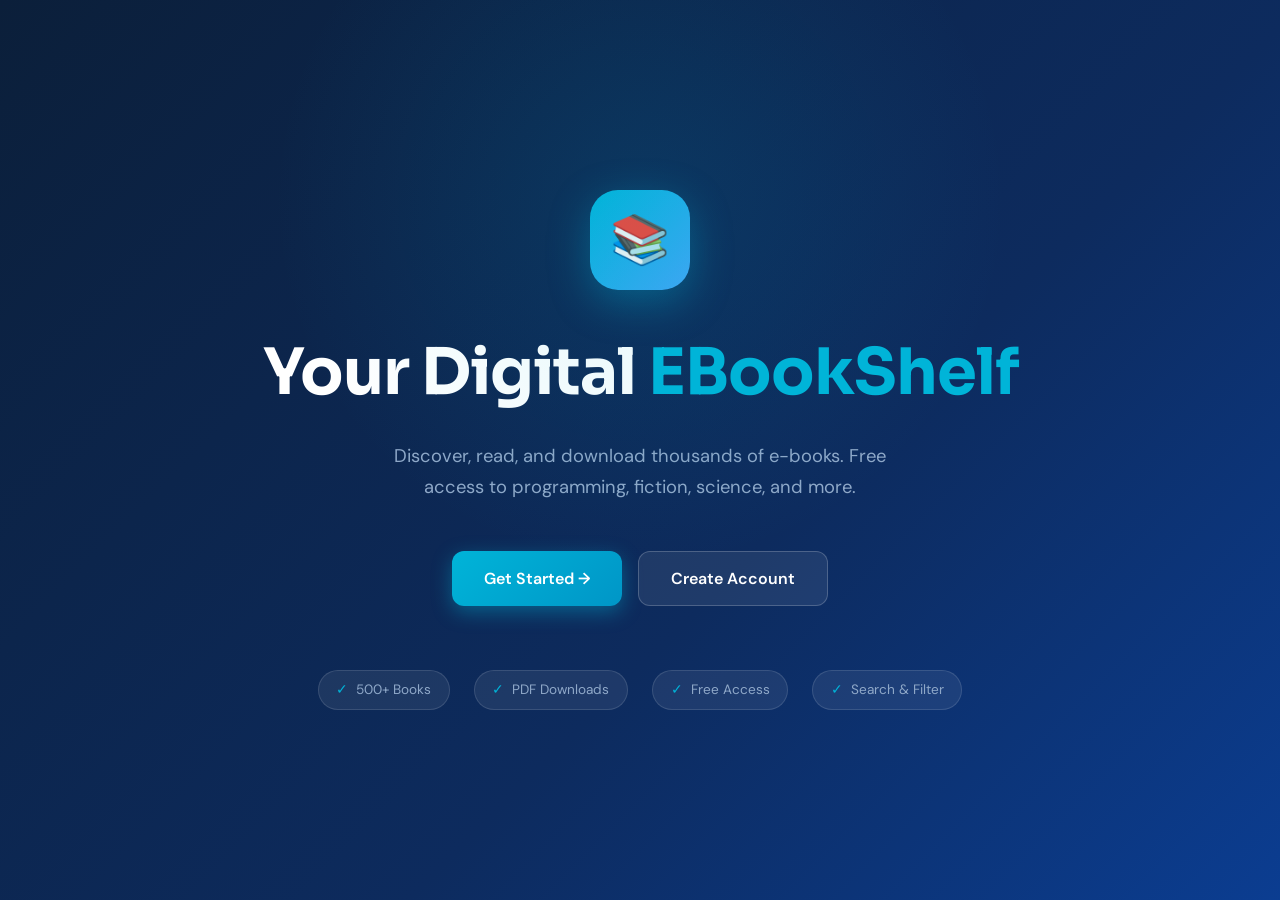
<file: ebook-management-system/frontend/index.html>
<!DOCTYPE html>
<html lang="en">
<head>
  <meta charset="UTF-8" />
  <meta name="viewport" content="width=device-width, initial-scale=1.0" />
  <title>EBookShelf — Digital Library</title>
  <link rel="stylesheet" href="css/style.css" />
  <style>
    /* Landing page specific styles */
    body { background: linear-gradient(135deg, var(--navy) 0%, #0D2B5E 60%, #0B3D91 100%); }

    .hero {
      min-height: 100vh;
      display: flex;
      flex-direction: column;
      align-items: center;
      justify-content: center;
      text-align: center;
      padding: 2rem;
      position: relative;
      overflow: hidden;
    }

    .hero::before {
      content: '';
      position: absolute;
      top: -200px; left: 50%; transform: translateX(-50%);
      width: 800px; height: 800px;
      background: radial-gradient(circle, rgba(0,180,216,0.12) 0%, transparent 65%);
      pointer-events: none;
    }

    .hero-logo {
      width: 100px; height: 100px;
      background: linear-gradient(135deg, var(--accent), var(--blue-light));
      border-radius: 28px;
      display: flex; align-items: center; justify-content: center;
      font-size: 3rem;
      margin-bottom: 2rem;
      box-shadow: 0 12px 40px rgba(0,180,216,0.35);
      animation: float 3s ease-in-out infinite;
    }

    @keyframes float {
      0%, 100% { transform: translateY(0); }
      50%       { transform: translateY(-10px); }
    }

    .hero h1 {
      font-size: clamp(2.5rem, 6vw, 4rem);
      color: var(--white);
      margin-bottom: 1rem;
      letter-spacing: -1px;
    }

    .hero h1 span { color: var(--accent); }

    .hero p {
      color: var(--gray-400);
      font-size: 1.15rem;
      max-width: 500px;
      margin-bottom: 3rem;
      line-height: 1.7;
    }

    .hero-btns {
      display: flex;
      gap: 1rem;
      flex-wrap: wrap;
      justify-content: center;
    }

    .hero-btns .btn {
      padding: 0.85rem 2rem;
      font-size: 1rem;
    }

    .btn-accent {
      background: linear-gradient(135deg, var(--accent), #0096C7);
      color: var(--white);
      box-shadow: 0 6px 20px rgba(0,180,216,0.4);
    }

    .btn-accent:hover {
      transform: translateY(-2px);
      box-shadow: 0 10px 28px rgba(0,180,216,0.5);
    }

    .btn-ghost {
      background: rgba(255,255,255,0.08);
      color: var(--white);
      border: 1.5px solid rgba(255,255,255,0.2);
    }

    .btn-ghost:hover { background: rgba(255,255,255,0.15); }

    .features {
      display: flex;
      gap: 1.5rem;
      margin-top: 4rem;
      flex-wrap: wrap;
      justify-content: center;
    }

    .feature-chip {
      display: flex;
      align-items: center;
      gap: 8px;
      background: rgba(255,255,255,0.07);
      border: 1px solid rgba(255,255,255,0.12);
      border-radius: 999px;
      padding: 0.5rem 1.1rem;
      color: var(--gray-400);
      font-size: 0.85rem;
    }

    .feature-chip span { color: var(--accent); }
  </style>
</head>
<body>
  <div class="hero">
    <div class="hero-logo">📚</div>
    <h1>Your Digital <span>EBookShelf</span></h1>
    <p>Discover, read, and download thousands of e-books. Free access to programming, fiction, science, and more.</p>

    <div class="hero-btns">
      <a href="login.html"    class="btn btn-accent">Get Started →</a>
      <a href="register.html" class="btn btn-ghost">Create Account</a>
    </div>

    <div class="features">
      <div class="feature-chip"><span>✓</span> 500+ Books</div>
      <div class="feature-chip"><span>✓</span> PDF Downloads</div>
      <div class="feature-chip"><span>✓</span> Free Access</div>
      <div class="feature-chip"><span>✓</span> Search & Filter</div>
    </div>
  </div>
</body>
</html>
</file>
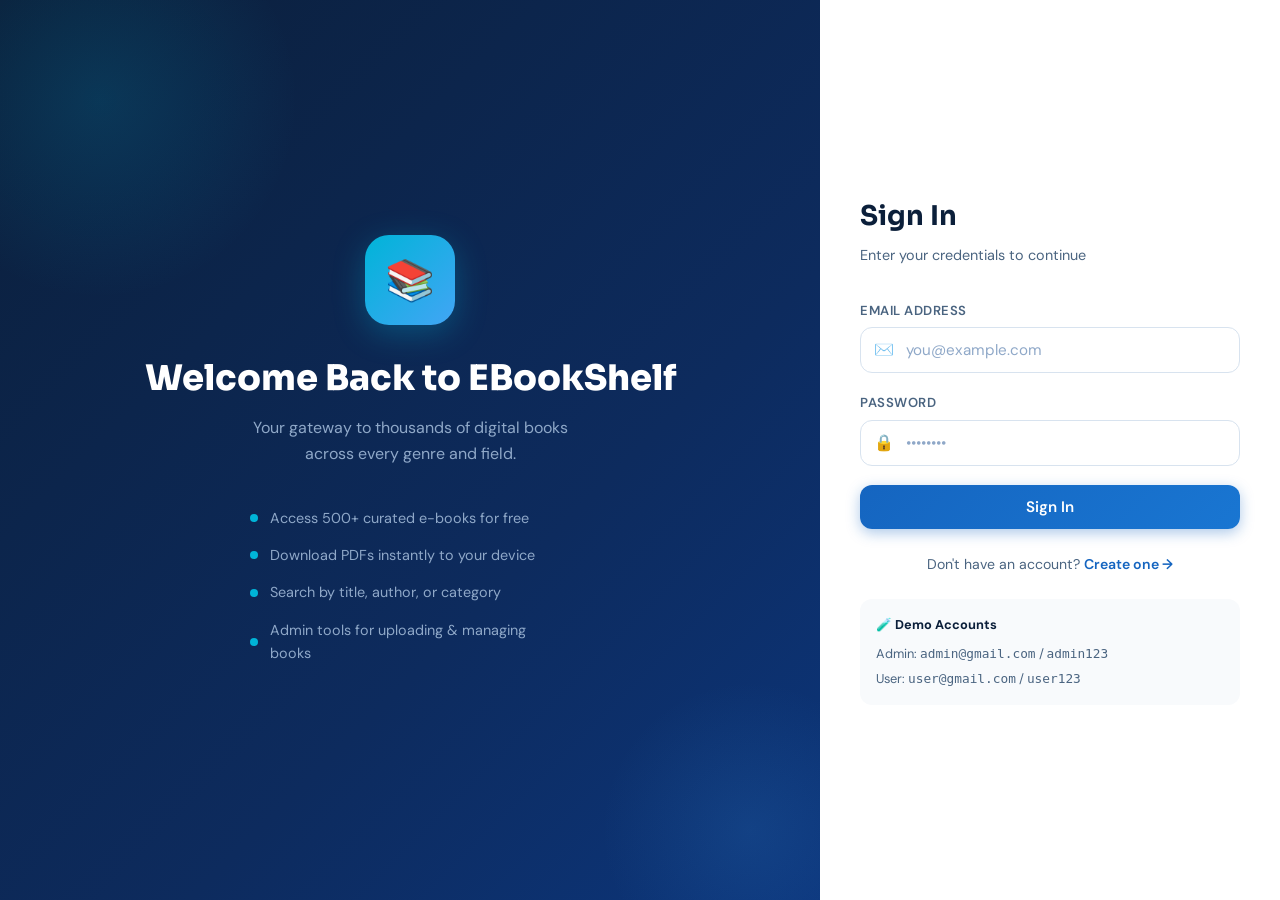
<file: ebook-management-system/frontend/admin.html>
<!DOCTYPE html>
<html lang="en">
<head>
  <meta charset="UTF-8" />
  <meta name="viewport" content="width=device-width, initial-scale=1.0" />
  <title>Admin Panel — EBookShelf</title>
  <link rel="stylesheet" href="css/style.css" />
</head>
<body>
  <!-- Navbar -->
  <nav class="navbar">
    <div class="navbar-brand">
      <div class="brand-icon">📚</div>
      EBookShelf <span style="color:var(--accent);font-size:0.75rem;margin-left:6px;font-weight:400;">Admin</span>
    </div>
    <ul class="navbar-nav">
      <li><a href="admin.html" class="active">Dashboard</a></li>
    </ul>
    <div class="navbar-user">
      <span>👤 Admin</span>
      <button class="btn-logout" onclick="logout()">Logout</button>
    </div>
  </nav>

  <div class="page-container">
    <!-- Page header -->
    <div class="page-header">
      <div>
        <h1>⚙️ Admin Panel</h1>
        <p>Manage your e-book library — upload, edit, and delete books</p>
      </div>
    </div>

    <!-- Stats row -->
    <div class="stats-grid" id="stats-grid">
      <div class="stat-card">
        <div class="stat-icon blue">📚</div>
        <div class="stat-info"><h3 id="stat-books">—</h3><p>Total Books</p></div>
      </div>
      <div class="stat-card">
        <div class="stat-icon green">👥</div>
        <div class="stat-info"><h3 id="stat-users">—</h3><p>Registered Users</p></div>
      </div>
      <div class="stat-card">
        <div class="stat-icon orange">⬇️</div>
        <div class="stat-info"><h3 id="stat-downloads">—</h3><p>Total Downloads</p></div>
      </div>
    </div>

    <!-- Alert -->
    <div id="alert-box"></div>

    <!-- Admin layout: form left, table right -->
    <div class="admin-layout">

      <!-- Upload Form -->
      <div class="card" id="upload-form-card">
        <div class="card-title">📤 Upload New Book</div>

        <form id="upload-form" novalidate>
          <div class="form-group">
            <label for="book-title">Title *</label>
            <input type="text" id="book-title" class="form-control"
                   placeholder="Book title" required />
          </div>

          <div class="form-group">
            <label for="book-author">Author *</label>
            <input type="text" id="book-author" class="form-control"
                   placeholder="Author name" required />
          </div>

          <div class="form-group">
            <label for="book-category">Category</label>
            <select id="book-category" class="form-control">
              <option value="">Select category…</option>
              <option>Programming</option>
              <option>Software Engineering</option>
              <option>Data Science</option>
              <option>Artificial Intelligence</option>
              <option>Fiction</option>
              <option>Non-Fiction</option>
              <option>Science</option>
              <option>Productivity</option>
              <option>Business</option>
              <option>Other</option>
            </select>
          </div>

          <div class="form-group">
            <label for="book-description">Description</label>
            <textarea id="book-description" class="form-control"
                      placeholder="Brief description of the book…"></textarea>
          </div>

          <div class="form-group">
            <label>PDF File *</label>
            <div class="file-drop-zone" id="drop-zone" onclick="document.getElementById('book-file').click()">
              <div class="drop-icon">📄</div>
              <p><span>Click to browse</span> or drag & drop</p>
              <p style="margin-top:0.3rem; font-size:0.75rem; color:var(--gray-400);">PDF files only · Max 50 MB</p>
              <div class="file-name-display" id="file-name-display"></div>
            </div>
            <input type="file" id="book-file" accept=".pdf" style="display:none" />
          </div>

          <button type="submit" class="btn btn-primary btn-full" id="upload-btn">
            📤 Upload Book
          </button>
        </form>
      </div>

      <!-- Books Table -->
      <div class="card">
        <div class="card-title" style="justify-content:space-between;">
          <span>📋 All Books</span>
          <span id="table-count" style="font-size:0.8rem;font-weight:400;color:var(--gray-600);"></span>
        </div>

        <div id="table-container">
          <div class="spinner-wrapper">
            <div class="spinner"></div>
            <span>Loading books…</span>
          </div>
        </div>
      </div>
    </div>
  </div>

  <!-- Edit Modal -->
  <div class="modal-overlay" id="edit-modal" style="display:none;">
    <div class="modal">
      <div class="modal-header">
        <h3>✏️ Edit Book</h3>
        <button class="modal-close" onclick="closeEditModal()">✕</button>
      </div>

      <form id="edit-form">
        <input type="hidden" id="edit-book-id" />

        <div class="form-group">
          <label>Title *</label>
          <input type="text" id="edit-title" class="form-control" required />
        </div>
        <div class="form-group">
          <label>Author *</label>
          <input type="text" id="edit-author" class="form-control" required />
        </div>
        <div class="form-group">
          <label>Category</label>
          <select id="edit-category" class="form-control">
            <option value="">Select category…</option>
            <option>Programming</option>
            <option>Software Engineering</option>
            <option>Data Science</option>
            <option>Artificial Intelligence</option>
            <option>Fiction</option>
            <option>Non-Fiction</option>
            <option>Science</option>
            <option>Productivity</option>
            <option>Business</option>
            <option>Other</option>
          </select>
        </div>
        <div class="form-group">
          <label>Description</label>
          <textarea id="edit-description" class="form-control"></textarea>
        </div>
        <div class="form-group">
          <label>Replace PDF (optional)</label>
          <input type="file" id="edit-file" accept=".pdf" class="form-control" />
        </div>

        <div class="modal-footer">
          <button type="button" class="btn btn-outline" onclick="closeEditModal()">Cancel</button>
          <button type="submit" class="btn btn-primary" id="save-btn">💾 Save Changes</button>
        </div>
      </form>
    </div>
  </div>

  <!-- Delete Confirm Modal -->
  <div class="modal-overlay" id="delete-modal" style="display:none;">
    <div class="modal" style="max-width:400px; text-align:center;">
      <div style="font-size:3rem; margin-bottom:1rem;">🗑️</div>
      <h3 style="margin-bottom:0.5rem; color:var(--navy);">Delete Book?</h3>
      <p style="color:var(--gray-600); font-size:0.9rem; margin-bottom:1.5rem;">
        This action cannot be undone. The PDF file will also be permanently removed.
      </p>
      <div style="display:flex; gap:0.75rem; justify-content:center;">
        <button class="btn btn-outline" onclick="closeDeleteModal()">Cancel</button>
        <button class="btn btn-danger" id="confirm-delete-btn">Delete</button>
      </div>
    </div>
  </div>

  <script src="js/admin.js"></script>
</body>
</html>
</file>
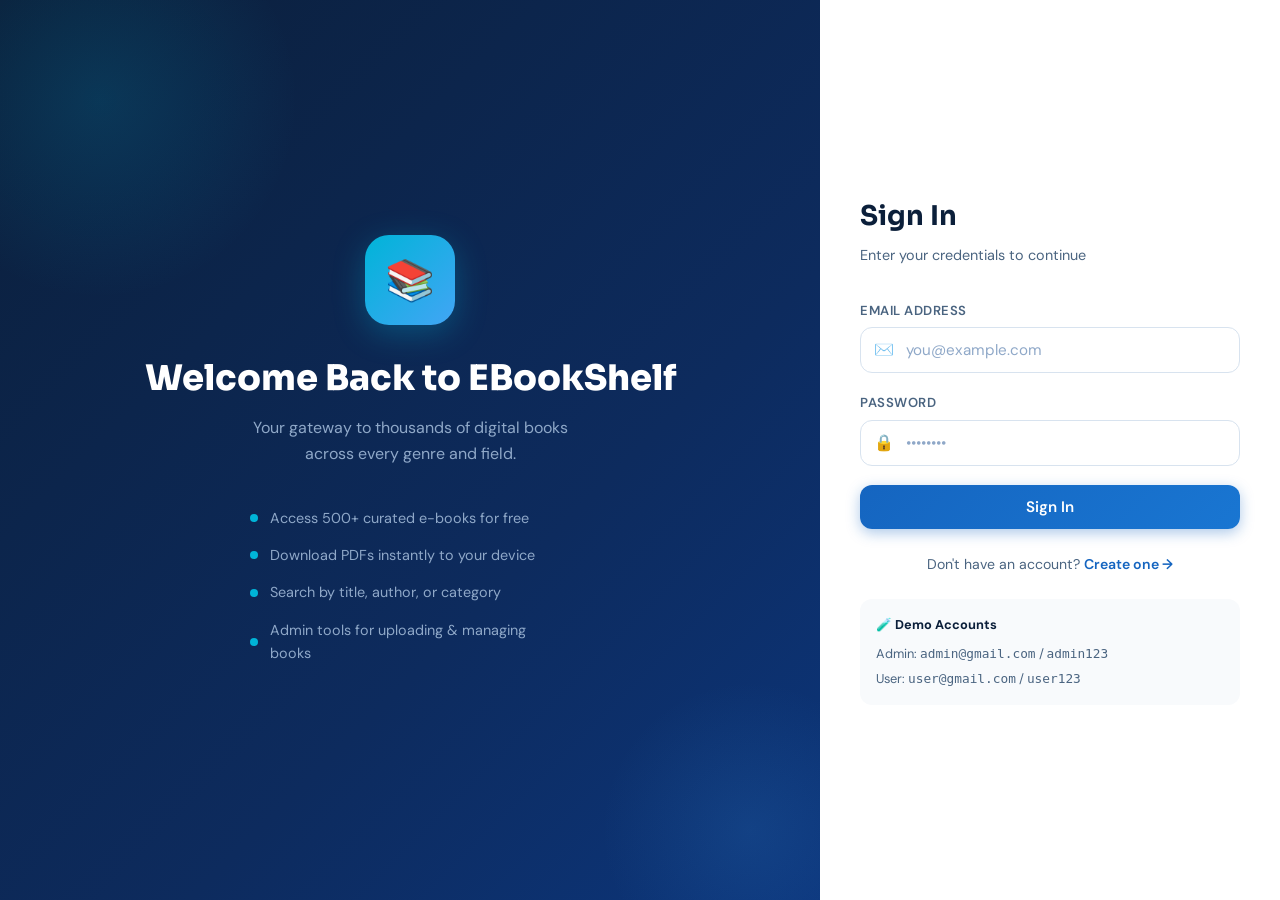
<file: ebook-management-system/frontend/dashboard.html>
<!DOCTYPE html>
<html lang="en">
<head>
  <meta charset="UTF-8" />
  <meta name="viewport" content="width=device-width, initial-scale=1.0" />
  <title>Dashboard — EBookShelf</title>
  <link rel="stylesheet" href="css/style.css" />
</head>
<body>
  <!-- Navbar -->
  <nav class="navbar">
    <div class="navbar-brand">
      <div class="brand-icon">📚</div>
      EBookShelf
    </div>
    <ul class="navbar-nav">
      <li><a href="dashboard.html" class="active">Library</a></li>
    </ul>
    <div class="navbar-user">
      <span id="username-display">Hello, User</span>
      <button class="btn-logout" onclick="logout()">Logout</button>
    </div>
  </nav>

  <div class="page-container">
    <!-- Page header -->
    <div class="page-header">
      <div>
        <h1>📖 Book Library</h1>
        <p>Browse and download books from our digital collection</p>
      </div>
      <div id="books-count" style="color:var(--gray-600); font-size:0.9rem; align-self:center;"></div>
    </div>

    <!-- Search section -->
    <div class="search-section">
      <div class="search-input-wrap">
        <span class="search-icon">🔍</span>
        <input type="text" id="search-input"
               placeholder="Search by title, author, or category…" />
      </div>
      <button class="btn btn-primary" id="search-btn">Search</button>
      <button class="btn btn-outline" id="clear-btn">All Books</button>
    </div>

    <!-- Alert box for messages -->
    <div id="alert-box"></div>

    <!-- Books grid / spinner -->
    <div id="books-container">
      <div class="spinner-wrapper">
        <div class="spinner"></div>
        <span>Loading books…</span>
      </div>
    </div>
  </div>

  <script src="js/dashboard.js"></script>
</body>
</html>
</file>
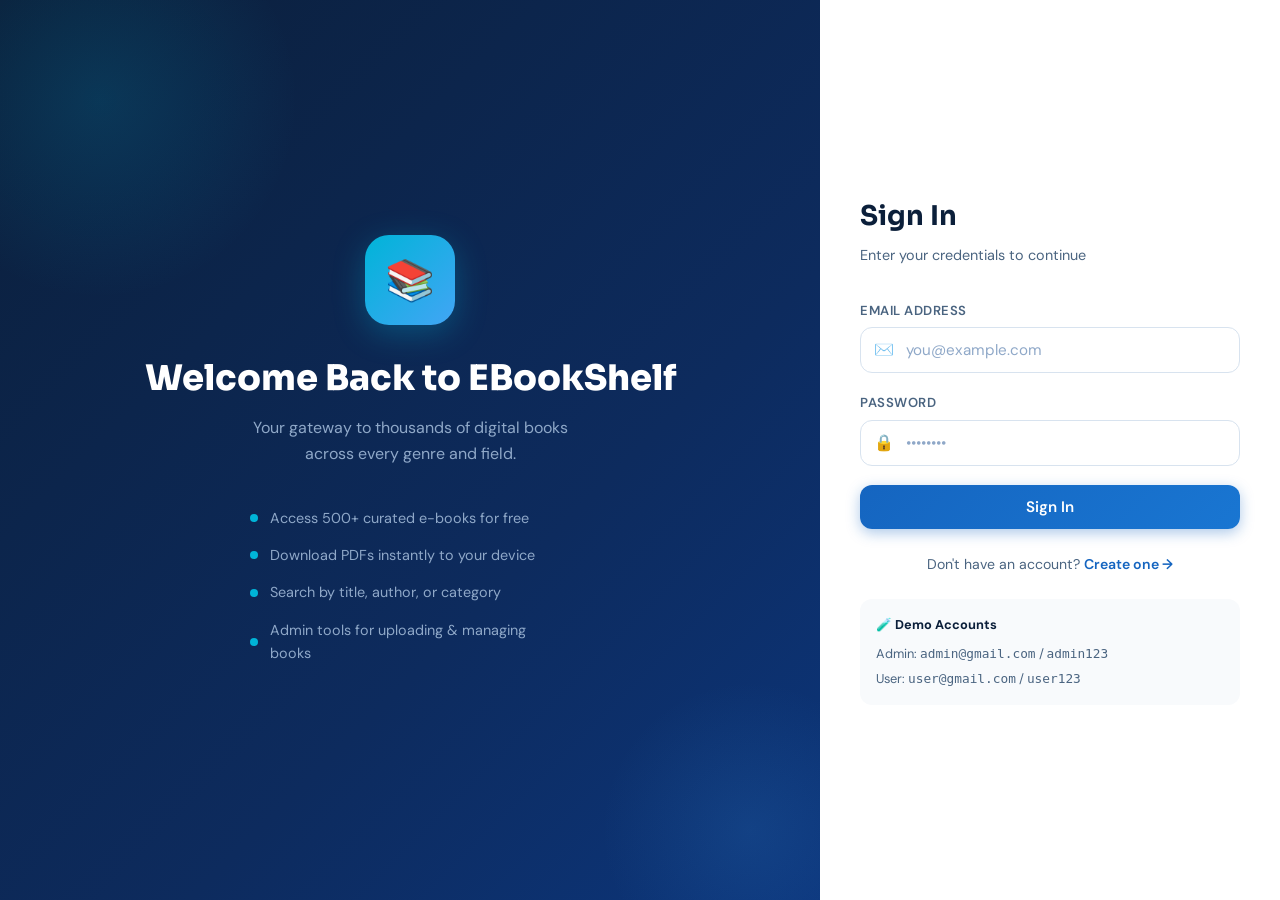
<file: ebook-management-system/frontend/login.html>
<!DOCTYPE html>
<html lang="en">
<head>
  <meta charset="UTF-8" />
  <meta name="viewport" content="width=device-width, initial-scale=1.0" />
  <title>Login — EBookShelf</title>
  <link rel="stylesheet" href="css/style.css" />
</head>
<body>
  <div class="auth-wrapper">
    <!-- Left decorative panel -->
    <div class="auth-left">
      <div class="auth-hero-icon">📚</div>
      <h1>Welcome Back to EBookShelf</h1>
      <p>Your gateway to thousands of digital books across every genre and field.</p>

      <div class="auth-features">
        <div class="auth-feature">
          <div class="auth-feature-dot"></div>
          <span>Access 500+ curated e-books for free</span>
        </div>
        <div class="auth-feature">
          <div class="auth-feature-dot"></div>
          <span>Download PDFs instantly to your device</span>
        </div>
        <div class="auth-feature">
          <div class="auth-feature-dot"></div>
          <span>Search by title, author, or category</span>
        </div>
        <div class="auth-feature">
          <div class="auth-feature-dot"></div>
          <span>Admin tools for uploading & managing books</span>
        </div>
      </div>
    </div>

    <!-- Right login form -->
    <div class="auth-right">
      <div class="auth-card">
        <h2>Sign In</h2>
        <p class="subtitle">Enter your credentials to continue</p>

        <div id="alert-box"></div>

        <form id="login-form" novalidate>
          <div class="form-group">
            <label for="email">Email Address</label>
            <div class="input-icon-group">
              <span class="input-icon">✉️</span>
              <input type="email" id="email" class="form-control"
                     placeholder="you@example.com" required />
            </div>
          </div>

          <div class="form-group">
            <label for="password">Password</label>
            <div class="input-icon-group">
              <span class="input-icon">🔒</span>
              <input type="password" id="password" class="form-control"
                     placeholder="••••••••" required />
            </div>
          </div>

          <button type="submit" class="btn btn-primary btn-full" id="login-btn">
            Sign In
          </button>
        </form>

        <p style="text-align:center; margin-top:1.5rem; font-size:0.88rem; color:var(--gray-600);">
          Don't have an account?
          <a href="register.html" style="font-weight:600;">Create one →</a>
        </p>

        <!-- Quick credentials hint for demo -->
        <div style="margin-top:1.5rem; background:var(--gray-50); border-radius:var(--radius-md); padding:1rem; font-size:0.8rem; color:var(--gray-600);">
          <strong style="color:var(--navy); display:block; margin-bottom:0.5rem;">🧪 Demo Accounts</strong>
          <div>Admin: <code>admin@gmail.com</code> / <code>admin123</code></div>
          <div style="margin-top:0.3rem;">User: <code>user@gmail.com</code> / <code>user123</code></div>
        </div>
      </div>
    </div>
  </div>

  <script src="js/login.js"></script>
</body>
</html>
</file>
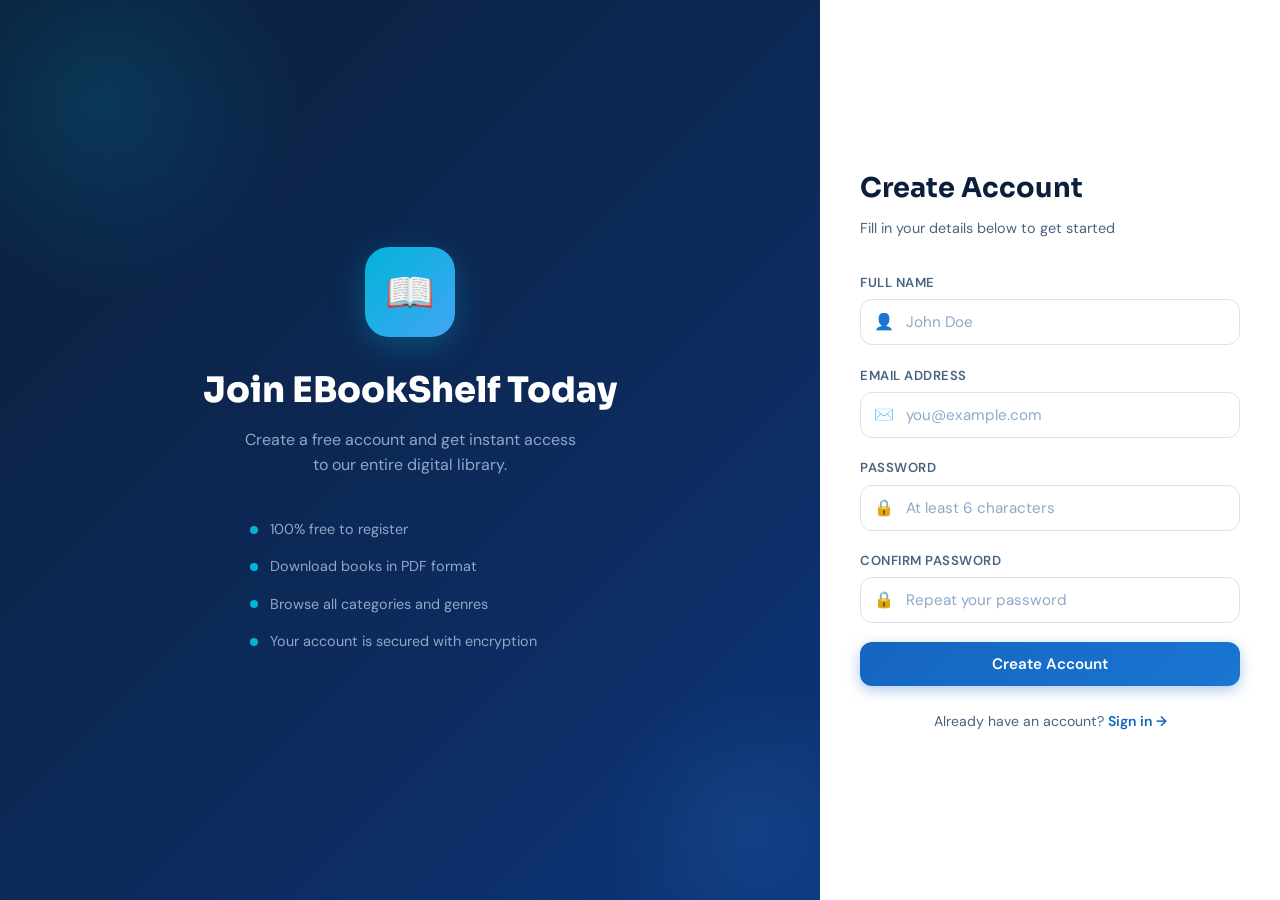
<file: ebook-management-system/frontend/register.html>
<!DOCTYPE html>
<html lang="en">
<head>
  <meta charset="UTF-8" />
  <meta name="viewport" content="width=device-width, initial-scale=1.0" />
  <title>Register — EBookShelf</title>
  <link rel="stylesheet" href="css/style.css" />
</head>
<body>
  <div class="auth-wrapper">
    <!-- Left panel -->
    <div class="auth-left">
      <div class="auth-hero-icon">📖</div>
      <h1>Join EBookShelf Today</h1>
      <p>Create a free account and get instant access to our entire digital library.</p>

      <div class="auth-features">
        <div class="auth-feature">
          <div class="auth-feature-dot"></div>
          <span>100% free to register</span>
        </div>
        <div class="auth-feature">
          <div class="auth-feature-dot"></div>
          <span>Download books in PDF format</span>
        </div>
        <div class="auth-feature">
          <div class="auth-feature-dot"></div>
          <span>Browse all categories and genres</span>
        </div>
        <div class="auth-feature">
          <div class="auth-feature-dot"></div>
          <span>Your account is secured with encryption</span>
        </div>
      </div>
    </div>

    <!-- Right form -->
    <div class="auth-right">
      <div class="auth-card">
        <h2>Create Account</h2>
        <p class="subtitle">Fill in your details below to get started</p>

        <div id="alert-box"></div>

        <form id="register-form" novalidate>
          <div class="form-group">
            <label for="username">Full Name</label>
            <div class="input-icon-group">
              <span class="input-icon">👤</span>
              <input type="text" id="username" class="form-control"
                     placeholder="John Doe" required />
            </div>
          </div>

          <div class="form-group">
            <label for="email">Email Address</label>
            <div class="input-icon-group">
              <span class="input-icon">✉️</span>
              <input type="email" id="email" class="form-control"
                     placeholder="you@example.com" required />
            </div>
          </div>

          <div class="form-group">
            <label for="password">Password</label>
            <div class="input-icon-group">
              <span class="input-icon">🔒</span>
              <input type="password" id="password" class="form-control"
                     placeholder="At least 6 characters" required />
            </div>
          </div>

          <div class="form-group">
            <label for="confirm-password">Confirm Password</label>
            <div class="input-icon-group">
              <span class="input-icon">🔒</span>
              <input type="password" id="confirm-password" class="form-control"
                     placeholder="Repeat your password" required />
            </div>
          </div>

          <button type="submit" class="btn btn-primary btn-full" id="register-btn">
            Create Account
          </button>
        </form>

        <p style="text-align:center; margin-top:1.5rem; font-size:0.88rem; color:var(--gray-600);">
          Already have an account?
          <a href="login.html" style="font-weight:600;">Sign in →</a>
        </p>
      </div>
    </div>
  </div>

  <script src="js/register.js"></script>
</body>
</html>
</file>
<file: ebook-management-system/frontend/css/style.css>
/* ================================================================
   E-Book Management System - Global Stylesheet
   Theme: Modern Navy & Ocean Blue with crisp white cards
   Font: Sora (headings) + DM Sans (body)
   ================================================================ */

@import url('https://fonts.googleapis.com/css2?family=Sora:wght@300;400;600;700;800&family=DM+Sans:wght@300;400;500;600&display=swap');

/* ── CSS Custom Properties ──────────────────────────────────────── */
:root {
  --navy:        #0B1F3A;
  --blue:        #1565C0;
  --blue-mid:    #1976D2;
  --blue-light:  #42A5F5;
  --accent:      #00B4D8;
  --accent-glow: rgba(0, 180, 216, 0.18);
  --white:       #FFFFFF;
  --gray-50:     #F8FAFC;
  --gray-100:    #EEF2F7;
  --gray-200:    #D8E3EF;
  --gray-400:    #8FA8C8;
  --gray-600:    #4A6480;
  --gray-800:    #1E3148;
  --danger:      #E53935;
  --success:     #2E7D32;
  --warning:     #F57F17;

  --radius-sm:   6px;
  --radius-md:   12px;
  --radius-lg:   20px;
  --shadow-sm:   0 2px 8px rgba(11,31,58,0.08);
  --shadow-md:   0 4px 24px rgba(11,31,58,0.14);
  --shadow-lg:   0 12px 40px rgba(11,31,58,0.20);
  --transition:  all 0.22s cubic-bezier(0.4, 0, 0.2, 1);
}

/* ── Reset & Base ───────────────────────────────────────────────── */
*, *::before, *::after { box-sizing: border-box; margin: 0; padding: 0; }

html { scroll-behavior: smooth; }

body {
  font-family: 'DM Sans', sans-serif;
  background: var(--gray-50);
  color: var(--gray-800);
  min-height: 100vh;
  line-height: 1.6;
  -webkit-font-smoothing: antialiased;
}

h1, h2, h3, h4 { font-family: 'Sora', sans-serif; font-weight: 700; }

a { color: var(--blue); text-decoration: none; }
a:hover { color: var(--blue-light); }

/* ── Navbar ─────────────────────────────────────────────────────── */
.navbar {
  background: var(--navy);
  padding: 0 2rem;
  height: 64px;
  display: flex;
  align-items: center;
  justify-content: space-between;
  position: sticky;
  top: 0;
  z-index: 1000;
  box-shadow: 0 2px 20px rgba(0,0,0,0.3);
}

.navbar-brand {
  display: flex;
  align-items: center;
  gap: 10px;
  font-family: 'Sora', sans-serif;
  font-weight: 800;
  font-size: 1.2rem;
  color: var(--white);
  letter-spacing: -0.3px;
}

.navbar-brand .brand-icon {
  width: 36px;
  height: 36px;
  background: linear-gradient(135deg, var(--accent), var(--blue-light));
  border-radius: var(--radius-sm);
  display: flex;
  align-items: center;
  justify-content: center;
  font-size: 1.1rem;
}

.navbar-nav {
  display: flex;
  align-items: center;
  gap: 0.5rem;
  list-style: none;
}

.navbar-nav a {
  color: var(--gray-400);
  font-weight: 500;
  font-size: 0.9rem;
  padding: 0.4rem 0.9rem;
  border-radius: var(--radius-sm);
  transition: var(--transition);
}

.navbar-nav a:hover, .navbar-nav a.active {
  color: var(--white);
  background: rgba(255,255,255,0.1);
}

.navbar-user {
  display: flex;
  align-items: center;
  gap: 12px;
  color: var(--gray-400);
  font-size: 0.9rem;
}

.btn-logout {
  background: rgba(229, 57, 53, 0.15);
  color: #EF9A9A;
  border: 1px solid rgba(229, 57, 53, 0.3);
  padding: 0.35rem 0.9rem;
  border-radius: var(--radius-sm);
  cursor: pointer;
  font-size: 0.85rem;
  font-family: 'DM Sans', sans-serif;
  font-weight: 500;
  transition: var(--transition);
}

.btn-logout:hover {
  background: rgba(229, 57, 53, 0.3);
  color: var(--white);
}

/* ── Auth Pages (login / register) ──────────────────────────────── */
.auth-wrapper {
  min-height: 100vh;
  display: flex;
  background: linear-gradient(135deg, var(--navy) 0%, #0D2B5E 50%, #0B3D91 100%);
}

.auth-left {
  flex: 1;
  display: flex;
  flex-direction: column;
  align-items: center;
  justify-content: center;
  padding: 4rem;
  color: var(--white);
  position: relative;
  overflow: hidden;
}

.auth-left::before {
  content: '';
  position: absolute;
  top: -100px;
  left: -100px;
  width: 400px;
  height: 400px;
  background: radial-gradient(circle, rgba(0,180,216,0.15) 0%, transparent 70%);
  pointer-events: none;
}

.auth-left::after {
  content: '';
  position: absolute;
  bottom: -80px;
  right: -80px;
  width: 300px;
  height: 300px;
  background: radial-gradient(circle, rgba(66,165,245,0.12) 0%, transparent 70%);
  pointer-events: none;
}

.auth-hero-icon {
  width: 90px;
  height: 90px;
  background: linear-gradient(135deg, var(--accent), var(--blue-light));
  border-radius: 24px;
  display: flex;
  align-items: center;
  justify-content: center;
  font-size: 2.5rem;
  margin-bottom: 2rem;
  box-shadow: 0 8px 32px rgba(0,180,216,0.3);
}

.auth-left h1 {
  font-size: 2.2rem;
  font-weight: 800;
  margin-bottom: 1rem;
  line-height: 1.2;
}

.auth-left p {
  color: var(--gray-400);
  font-size: 1rem;
  max-width: 340px;
  text-align: center;
}

.auth-features {
  margin-top: 2.5rem;
  display: flex;
  flex-direction: column;
  gap: 0.9rem;
  width: 100%;
  max-width: 320px;
}

.auth-feature {
  display: flex;
  align-items: center;
  gap: 12px;
  color: var(--gray-400);
  font-size: 0.9rem;
}

.auth-feature-dot {
  width: 8px;
  height: 8px;
  border-radius: 50%;
  background: var(--accent);
  flex-shrink: 0;
}

.auth-right {
  width: 460px;
  background: var(--white);
  display: flex;
  align-items: center;
  justify-content: center;
  padding: 3rem 2.5rem;
}

.auth-card {
  width: 100%;
  max-width: 380px;
}

.auth-card h2 {
  font-size: 1.7rem;
  color: var(--navy);
  margin-bottom: 0.4rem;
}

.auth-card .subtitle {
  color: var(--gray-600);
  font-size: 0.9rem;
  margin-bottom: 2rem;
}

/* ── Form Controls ───────────────────────────────────────────────── */
.form-group {
  margin-bottom: 1.2rem;
}

.form-group label {
  display: block;
  font-size: 0.82rem;
  font-weight: 600;
  color: var(--gray-600);
  margin-bottom: 0.4rem;
  text-transform: uppercase;
  letter-spacing: 0.5px;
}

.form-control {
  width: 100%;
  padding: 0.75rem 1rem;
  border: 1.5px solid var(--gray-200);
  border-radius: var(--radius-md);
  font-family: 'DM Sans', sans-serif;
  font-size: 0.95rem;
  color: var(--gray-800);
  background: var(--white);
  transition: var(--transition);
  outline: none;
}

.form-control:focus {
  border-color: var(--blue-mid);
  box-shadow: 0 0 0 3px rgba(21, 101, 192, 0.12);
}

.form-control::placeholder { color: var(--gray-400); }

textarea.form-control {
  resize: vertical;
  min-height: 100px;
}

.input-icon-group {
  position: relative;
}

.input-icon-group .form-control {
  padding-left: 2.8rem;
}

.input-icon-group .input-icon {
  position: absolute;
  left: 0.9rem;
  top: 50%;
  transform: translateY(-50%);
  color: var(--gray-400);
  font-size: 1rem;
  pointer-events: none;
}

/* ── Buttons ─────────────────────────────────────────────────────── */
.btn {
  display: inline-flex;
  align-items: center;
  justify-content: center;
  gap: 8px;
  padding: 0.75rem 1.5rem;
  border-radius: var(--radius-md);
  border: none;
  cursor: pointer;
  font-family: 'DM Sans', sans-serif;
  font-weight: 600;
  font-size: 0.95rem;
  transition: var(--transition);
  white-space: nowrap;
}

.btn-primary {
  background: linear-gradient(135deg, var(--blue), var(--blue-mid));
  color: var(--white);
  box-shadow: 0 4px 14px rgba(21, 101, 192, 0.35);
}

.btn-primary:hover {
  transform: translateY(-1px);
  box-shadow: 0 6px 20px rgba(21, 101, 192, 0.45);
}

.btn-primary:active { transform: translateY(0); }

.btn-outline {
  background: transparent;
  color: var(--blue);
  border: 1.5px solid var(--gray-200);
}

.btn-outline:hover {
  border-color: var(--blue);
  background: rgba(21, 101, 192, 0.05);
}

.btn-danger {
  background: var(--danger);
  color: var(--white);
}

.btn-danger:hover { background: #C62828; transform: translateY(-1px); }

.btn-success {
  background: var(--success);
  color: var(--white);
}

.btn-success:hover { background: #1B5E20; }

.btn-sm {
  padding: 0.4rem 0.85rem;
  font-size: 0.82rem;
  border-radius: var(--radius-sm);
}

.btn-full { width: 100%; }

.btn:disabled {
  opacity: 0.6;
  cursor: not-allowed;
  transform: none !important;
}

/* ── Alert / Toast messages ─────────────────────────────────────── */
.alert {
  padding: 0.85rem 1.1rem;
  border-radius: var(--radius-md);
  font-size: 0.9rem;
  display: flex;
  align-items: center;
  gap: 10px;
  margin-bottom: 1.2rem;
  animation: slideIn 0.25s ease;
}

@keyframes slideIn {
  from { opacity: 0; transform: translateY(-8px); }
  to   { opacity: 1; transform: translateY(0); }
}

.alert-error   { background: #FFEBEE; color: var(--danger); border: 1px solid #FFCDD2; }
.alert-success { background: #E8F5E9; color: var(--success); border: 1px solid #C8E6C9; }
.alert-info    { background: #E3F2FD; color: var(--blue);    border: 1px solid #BBDEFB; }

/* ── Spinner ────────────────────────────────────────────────────── */
.spinner-wrapper {
  display: flex;
  align-items: center;
  justify-content: center;
  padding: 4rem;
  flex-direction: column;
  gap: 1rem;
  color: var(--gray-400);
}

.spinner {
  width: 44px;
  height: 44px;
  border: 3px solid var(--gray-200);
  border-top-color: var(--blue-mid);
  border-radius: 50%;
  animation: spin 0.8s linear infinite;
}

@keyframes spin { to { transform: rotate(360deg); } }

/* ── Page Layout ─────────────────────────────────────────────────── */
.page-container {
  max-width: 1200px;
  margin: 0 auto;
  padding: 2rem 1.5rem;
}

.page-header {
  display: flex;
  align-items: flex-start;
  justify-content: space-between;
  margin-bottom: 2rem;
  flex-wrap: wrap;
  gap: 1rem;
}

.page-header h1 {
  font-size: 1.8rem;
  color: var(--navy);
}

.page-header p {
  color: var(--gray-600);
  font-size: 0.9rem;
  margin-top: 0.25rem;
}

/* ── Search Bar ─────────────────────────────────────────────────── */
.search-section {
  background: var(--white);
  border-radius: var(--radius-lg);
  padding: 1.5rem;
  margin-bottom: 2rem;
  box-shadow: var(--shadow-sm);
  display: flex;
  gap: 1rem;
  align-items: center;
  flex-wrap: wrap;
}

.search-input-wrap {
  position: relative;
  flex: 1;
  min-width: 240px;
}

.search-input-wrap .search-icon {
  position: absolute;
  left: 1rem;
  top: 50%;
  transform: translateY(-50%);
  color: var(--gray-400);
  font-size: 1rem;
}

.search-input-wrap input {
  width: 100%;
  padding: 0.75rem 1rem 0.75rem 2.8rem;
  border: 1.5px solid var(--gray-200);
  border-radius: var(--radius-md);
  font-family: 'DM Sans', sans-serif;
  font-size: 0.95rem;
  color: var(--gray-800);
  outline: none;
  transition: var(--transition);
}

.search-input-wrap input:focus {
  border-color: var(--blue-mid);
  box-shadow: 0 0 0 3px rgba(21, 101, 192, 0.12);
}

/* ── Books Grid ─────────────────────────────────────────────────── */
.books-grid {
  display: grid;
  grid-template-columns: repeat(auto-fill, minmax(280px, 1fr));
  gap: 1.5rem;
}

.book-card {
  background: var(--white);
  border-radius: var(--radius-lg);
  overflow: hidden;
  box-shadow: var(--shadow-sm);
  transition: var(--transition);
  border: 1px solid var(--gray-100);
  display: flex;
  flex-direction: column;
}

.book-card:hover {
  transform: translateY(-4px);
  box-shadow: var(--shadow-md);
}

.book-cover {
  height: 160px;
  display: flex;
  align-items: center;
  justify-content: center;
  font-size: 3.5rem;
  position: relative;
  overflow: hidden;
}

/* Generate unique gradient covers per category */
.book-cover.cat-programming  { background: linear-gradient(135deg, #1565C0 0%, #42A5F5 100%); }
.book-cover.cat-fiction       { background: linear-gradient(135deg, #6A1B9A 0%, #CE93D8 100%); }
.book-cover.cat-science       { background: linear-gradient(135deg, #00695C 0%, #80CBC4 100%); }
.book-cover.cat-data          { background: linear-gradient(135deg, #E65100 0%, #FFCC02 100%); }
.book-cover.cat-productivity  { background: linear-gradient(135deg, #BF360C 0%, #FF8A65 100%); }
.book-cover.cat-engineering   { background: linear-gradient(135deg, #1B5E20 0%, #A5D6A7 100%); }
.book-cover.cat-default       { background: linear-gradient(135deg, #263238 0%, #546E7A 100%); }

.book-cover::after {
  content: '';
  position: absolute;
  inset: 0;
  background: rgba(0,0,0,0.08);
}

.book-cover-emoji {
  position: relative;
  z-index: 1;
  filter: drop-shadow(0 2px 8px rgba(0,0,0,0.3));
}

.book-body {
  padding: 1.2rem;
  flex: 1;
  display: flex;
  flex-direction: column;
}

.book-category {
  font-size: 0.72rem;
  font-weight: 600;
  text-transform: uppercase;
  letter-spacing: 1px;
  color: var(--blue-mid);
  margin-bottom: 0.4rem;
}

.book-title {
  font-family: 'Sora', sans-serif;
  font-size: 1rem;
  font-weight: 700;
  color: var(--navy);
  margin-bottom: 0.25rem;
  line-height: 1.3;
}

.book-author {
  color: var(--gray-600);
  font-size: 0.85rem;
  margin-bottom: 0.75rem;
}

.book-description {
  color: var(--gray-600);
  font-size: 0.82rem;
  line-height: 1.5;
  flex: 1;
  display: -webkit-box;
  -webkit-line-clamp: 3;
  -webkit-box-orient: vertical;
  overflow: hidden;
}

.book-footer {
  padding: 1rem 1.2rem;
  border-top: 1px solid var(--gray-100);
  display: flex;
  gap: 0.6rem;
}

/* ── Stats Cards (Admin) ────────────────────────────────────────── */
.stats-grid {
  display: grid;
  grid-template-columns: repeat(auto-fit, minmax(180px, 1fr));
  gap: 1.2rem;
  margin-bottom: 2rem;
}

.stat-card {
  background: var(--white);
  border-radius: var(--radius-lg);
  padding: 1.5rem;
  box-shadow: var(--shadow-sm);
  border: 1px solid var(--gray-100);
  display: flex;
  align-items: center;
  gap: 1rem;
}

.stat-icon {
  width: 52px;
  height: 52px;
  border-radius: var(--radius-md);
  display: flex;
  align-items: center;
  justify-content: center;
  font-size: 1.4rem;
  flex-shrink: 0;
}

.stat-icon.blue   { background: rgba(21, 101, 192, 0.12); }
.stat-icon.green  { background: rgba(46, 125, 50, 0.12); }
.stat-icon.orange { background: rgba(245, 127, 23, 0.12); }
.stat-icon.purple { background: rgba(106, 27, 154, 0.12); }

.stat-info h3 {
  font-size: 1.7rem;
  font-weight: 800;
  color: var(--navy);
  line-height: 1;
}

.stat-info p {
  font-size: 0.8rem;
  color: var(--gray-600);
  margin-top: 0.2rem;
}

/* ── Admin Upload Form ─────────────────────────────────────────── */
.admin-layout {
  display: grid;
  grid-template-columns: 380px 1fr;
  gap: 1.5rem;
  align-items: start;
}

.card {
  background: var(--white);
  border-radius: var(--radius-lg);
  padding: 1.8rem;
  box-shadow: var(--shadow-sm);
  border: 1px solid var(--gray-100);
}

.card-title {
  font-family: 'Sora', sans-serif;
  font-size: 1.1rem;
  font-weight: 700;
  color: var(--navy);
  margin-bottom: 1.4rem;
  padding-bottom: 1rem;
  border-bottom: 1px solid var(--gray-100);
  display: flex;
  align-items: center;
  gap: 8px;
}

/* ── File Upload Zone ───────────────────────────────────────────── */
.file-drop-zone {
  border: 2px dashed var(--gray-200);
  border-radius: var(--radius-md);
  padding: 2rem 1rem;
  text-align: center;
  cursor: pointer;
  transition: var(--transition);
  background: var(--gray-50);
}

.file-drop-zone:hover,
.file-drop-zone.drag-over {
  border-color: var(--blue-mid);
  background: rgba(21, 101, 192, 0.04);
}

.file-drop-zone .drop-icon { font-size: 2rem; margin-bottom: 0.5rem; }

.file-drop-zone p {
  color: var(--gray-600);
  font-size: 0.85rem;
}

.file-drop-zone span {
  color: var(--blue-mid);
  font-weight: 600;
}

.file-name-display {
  margin-top: 0.6rem;
  font-size: 0.82rem;
  color: var(--success);
  font-weight: 500;
}

/* ── Data Table ──────────────────────────────────────────────────── */
.table-wrapper {
  overflow-x: auto;
  border-radius: var(--radius-md);
}

table {
  width: 100%;
  border-collapse: collapse;
  font-size: 0.88rem;
}

thead tr {
  background: var(--navy);
  color: var(--white);
}

thead th {
  padding: 0.85rem 1rem;
  text-align: left;
  font-weight: 600;
  font-size: 0.78rem;
  text-transform: uppercase;
  letter-spacing: 0.7px;
  white-space: nowrap;
}

tbody tr {
  border-bottom: 1px solid var(--gray-100);
  transition: var(--transition);
}

tbody tr:hover { background: var(--gray-50); }

tbody td {
  padding: 0.85rem 1rem;
  color: var(--gray-800);
  vertical-align: middle;
}

.td-title { font-weight: 600; color: var(--navy); max-width: 200px; }
.td-badge {
  display: inline-block;
  padding: 0.2rem 0.6rem;
  border-radius: 999px;
  font-size: 0.75rem;
  font-weight: 600;
  background: rgba(21, 101, 192, 0.1);
  color: var(--blue-mid);
}

/* ── Modal ───────────────────────────────────────────────────────── */
.modal-overlay {
  position: fixed;
  inset: 0;
  background: rgba(11, 31, 58, 0.6);
  backdrop-filter: blur(4px);
  z-index: 2000;
  display: flex;
  align-items: center;
  justify-content: center;
  padding: 1rem;
  animation: fadeIn 0.2s ease;
}

@keyframes fadeIn { from { opacity: 0; } to { opacity: 1; } }

.modal {
  background: var(--white);
  border-radius: var(--radius-lg);
  padding: 2rem;
  width: 100%;
  max-width: 500px;
  box-shadow: var(--shadow-lg);
  animation: scaleIn 0.22s ease;
}

@keyframes scaleIn {
  from { transform: scale(0.95); opacity: 0; }
  to   { transform: scale(1);    opacity: 1; }
}

.modal-header {
  display: flex;
  align-items: center;
  justify-content: space-between;
  margin-bottom: 1.5rem;
}

.modal-header h3 {
  font-size: 1.2rem;
  color: var(--navy);
}

.modal-close {
  background: var(--gray-100);
  border: none;
  width: 32px;
  height: 32px;
  border-radius: 50%;
  cursor: pointer;
  font-size: 1rem;
  display: flex;
  align-items: center;
  justify-content: center;
  transition: var(--transition);
}

.modal-close:hover { background: var(--gray-200); }

.modal-footer {
  display: flex;
  justify-content: flex-end;
  gap: 0.75rem;
  margin-top: 1.5rem;
}

/* ── Empty State ─────────────────────────────────────────────────── */
.empty-state {
  text-align: center;
  padding: 4rem 2rem;
  color: var(--gray-600);
}

.empty-state .empty-icon {
  font-size: 3.5rem;
  margin-bottom: 1rem;
  opacity: 0.5;
}

.empty-state h3 { color: var(--navy); margin-bottom: 0.5rem; }
.empty-state p  { font-size: 0.9rem; }

/* ── Tag pill ─────────────────────────────────────────────────────── */
.tag {
  display: inline-block;
  padding: 0.18rem 0.6rem;
  border-radius: 999px;
  font-size: 0.72rem;
  font-weight: 600;
  background: var(--gray-100);
  color: var(--gray-600);
}

/* ── Responsive ──────────────────────────────────────────────────── */
@media (max-width: 900px) {
  .admin-layout { grid-template-columns: 1fr; }
  .auth-left    { display: none; }
  .auth-right   { width: 100%; }
}

@media (max-width: 600px) {
  .navbar { padding: 0 1rem; }
  .page-container { padding: 1.2rem 1rem; }
  .books-grid { grid-template-columns: 1fr; }
  .page-header { flex-direction: column; }
  .stats-grid { grid-template-columns: 1fr 1fr; }
}
</file>
